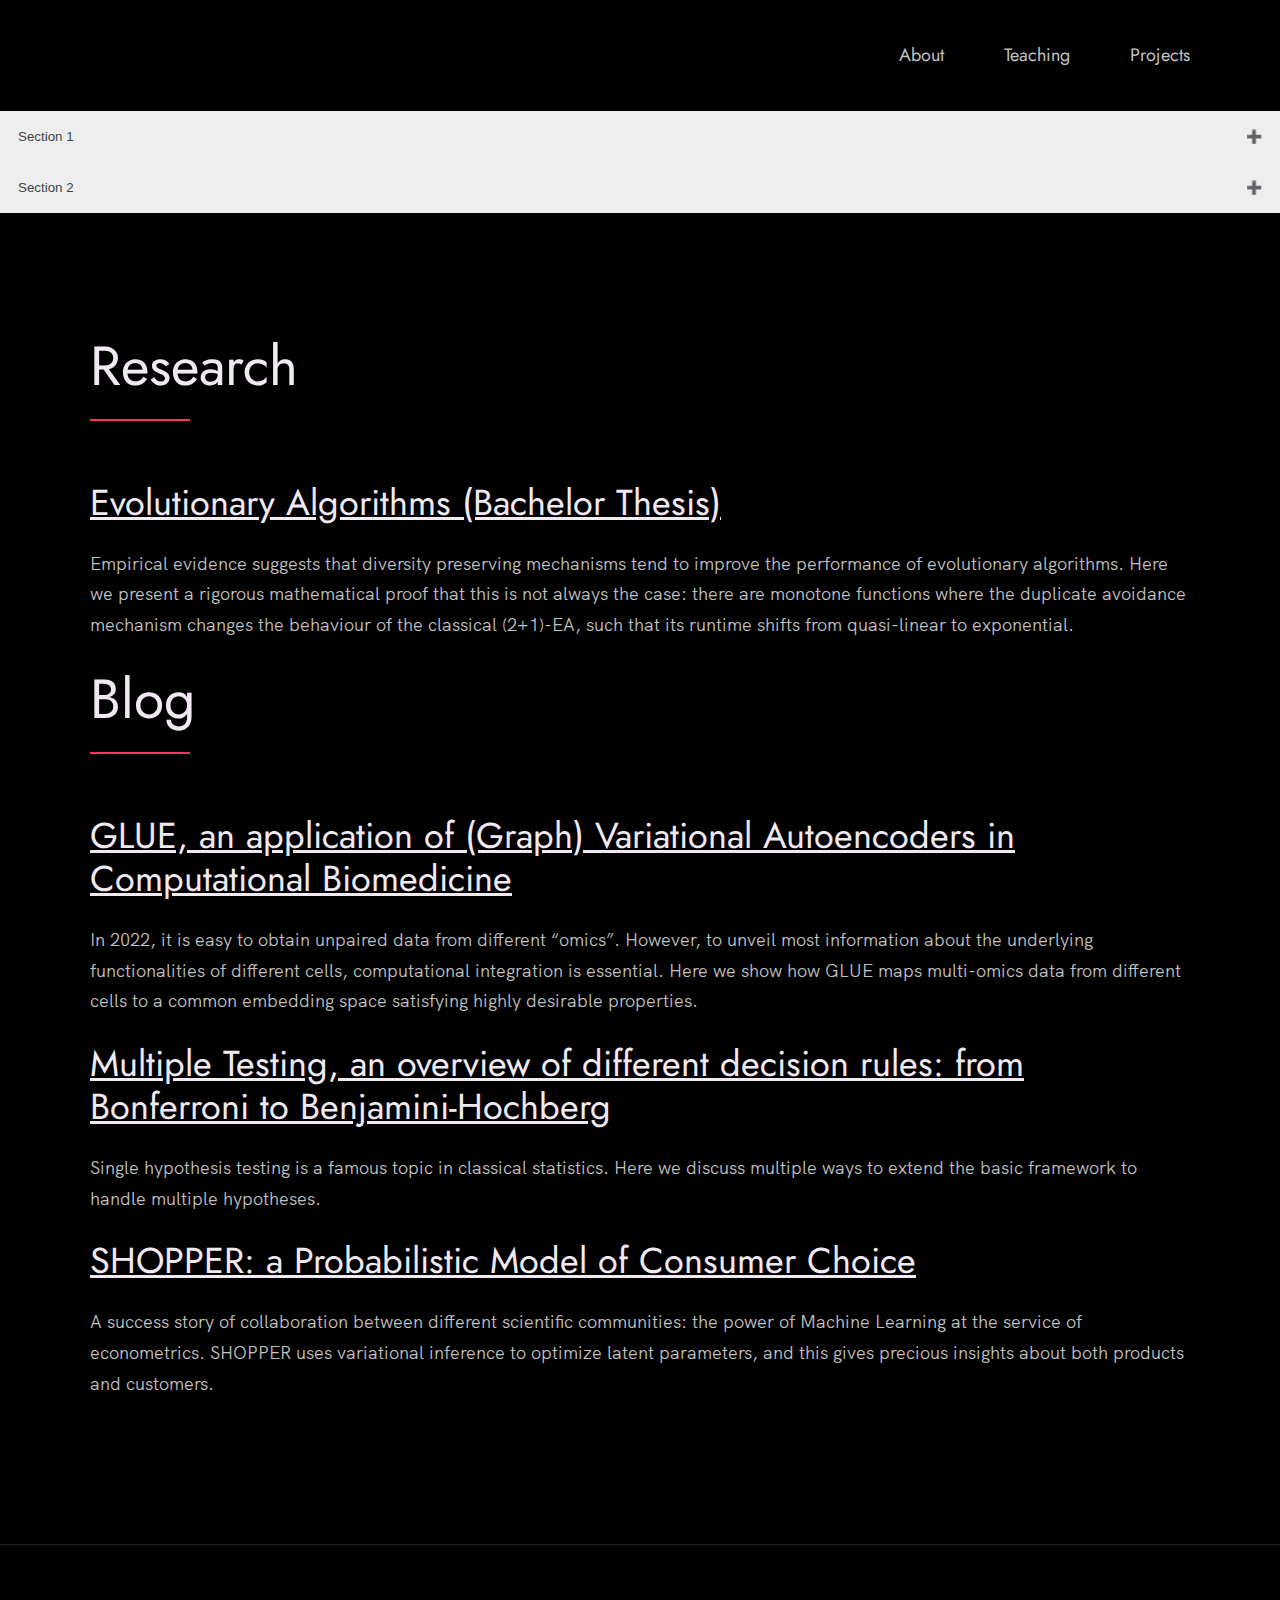
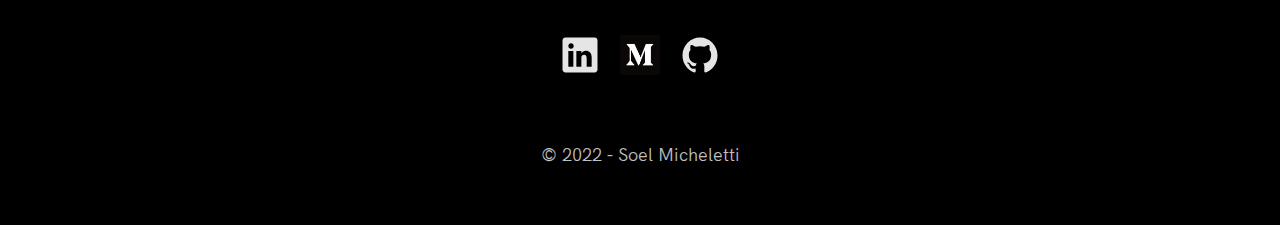
<file: blog.html>
<!DOCTYPE html>
<html lang="en">

<head>
  <meta charset="UTF-8" />
  <meta name="viewport" content="width=device-width, initial-scale=1.0" />
  <link rel="shortcut icon" type="image/png" href="./images/favicon.png" />

  <!-- Put your site title here -->
  <title>
    Soel Micheletti | Data Scientist
  </title>

  <meta name="description" content="Add small description of yourslef.">
  <!-- Add some coding keywords below, Ex: (React, CSS etc) -->
  <meta name="keywords" content="Soel Micheletti, Data Science, ETHZ, Data Scientist, Algorithms, Optimization, Teaching, Teaching Assistant" />
  <link rel="stylesheet" href="index.css" />
</head>  
  
 <!-- <header class="header" role="banner" id="top"> -->
    <div class="row">
      <nav class="nav" role="navigation">
        <ul class="nav__items">
           <li class="nav__item">
            <a href="index.html" class="nav__link">About</a>
          </li>
          <li class="nav__item"><a href="teaching.html" class="nav__link">Teaching</a></li>
          <li class="nav__item"><a href="blog.html" class="nav__link">Projects</a></li>
       </ul>
      </nav>
    </div>
<!-- </header> -->

  
<body>
  <main role="main"> 
    
     <button class="accordion">Section 1</button>
      <div class="panel">
        <p>Lorem ipsum daje...</p>
      </div>

    <button class="accordion">Section 2</button>
      <div class="panel">
        <p>Lorem ipsum prova</p>
      </div>
    
    <section class="blog" id="blog">
      <div class = "row">
        <h2>Research</h2>
      </div>
      <div class="row">
        <h3><a href ="./documents/Bachelor_Thesis_Micheletti.pdf">Evolutionary Algorithms (Bachelor Thesis)</a></h3>
           <p>
              Empirical evidence suggests that diversity preserving mechanisms tend to improve the performance of evolutionary algorithms. Here we present a rigorous mathematical proof that this is not always the case: there are monotone functions where the duplicate avoidance mechanism changes the behaviour of the classical (2+1)-EA, such that its runtime shifts from quasi-linear to exponential. 
           </p>
      </div>
      <div class = "row">
        <h2>Blog</h2>
      
      
      <div class="row">
        <h3><a href ="https://soel-micheletti.medium.com/glue-an-application-of-graph-variational-autoencoders-in-computational-biomedicine-a23754894257">GLUE, an application of (Graph) Variational Autoencoders in Computational Biomedicine</a></h3>
           <p>
              In 2022, it is easy to obtain unpaired data from different “omics”. However, to unveil most information about the underlying functionalities of different cells, computational integration is essential. Here we show how GLUE maps multi-omics data from different cells to a common embedding space satisfying highly desirable properties. 
           </p>
      </div>
      
      <div class="row">
        <h3><a href ="https://soel-micheletti.medium.com/multiple-testing-an-overview-of-different-decision-rules-from-bonferroni-to-benjamini-hochberg-4817904dae29">Multiple Testing, an overview of different decision rules: from Bonferroni to Benjamini-Hochberg</a></h3>
           <p>
              Single hypothesis testing is a famous topic in classical statistics. Here we discuss multiple ways to extend the basic framework to handle multiple hypotheses. 
           </p>
      </div>
      
      <div class="row">
        <h3><a href ="https://soel-micheletti.medium.com/shopper-a-probabilistic-model-of-consumer-choice-with-substitutes-and-complements-31d6fed79a81">SHOPPER: a Probabilistic Model of Consumer Choice</a></h3>
           <p>
              A success story of collaboration between different scientific communities: the power of Machine Learning at the service of econometrics. SHOPPER uses variational inference to optimize latent parameters, and this gives precious insights about both products and customers. 
           </p>
      </div>
     
    </section>


  <!-- ***** Footer ***** -->

  <footer role="contentinfo" class="footer">
    <div class="row">
      <!-- Update the links to point to your accounts -->
      <ul class="footer__social-links">
        <li class="footer__social-link-item">
          <a href="https://www.linkedin.com/in/soel-micheletti-503b08195/">
            <img src="./images/linkedin.svg" title="Link to Linkedin Profile" class="footer__social-image" alt="Linkedin">
          </a>
        </li>
        <li class="footer__social-link-item">
          <a href="https://medium.com/@soel-micheletti/">
            <img src="./images/medium.png" title="Link to Medium Profile" class="footer__social-image" alt="Medium">
          </a>
        </li>
        <li class="footer__social-link-item">
          <a href="https://github.com/soelmicheletti/" title="Link to Github Profile">
            <img src="./images/github.svg" class="footer__social-image" alt="Github">
          </a>
        </li>
      </ul>

      <!-- If you give me some credit by keeping the below paragraph, will be huge for me 😊 Thanks. -->
      <p>
        &copy; 2022 - Soel Micheletti
      </p>
    </div>
  </footer>

  <a href="#top" class="back-to-top" title="Back to Top">
    <img src="./images/arrow-up.svg" alt="Back to Top" class="back-to-top__image"/>
  </a>
 <style>
 .accordion {
  background-color: #eee;
  color: #444;
  cursor: pointer;
  padding: 18px;
  width: 100%;
  text-align: left;
  border: none;
  outline: none;
  transition: 0.4s;
}

/* Add a background color to the button if it is clicked on (add the .active class with JS), and when you move the mouse over it (hover) */
.active, .accordion:hover {
  background-color: #ccc;
}
.panel {
  padding: 0 18px;
  background-color: white;
  max-height: 0;
  overflow: hidden;
  transition: max-height 0.2s ease-out;
}
 .accordion:after {
  content: '\02795'; /* Unicode character for "plus" sign (+) */
  font-size: 13px;
  color: #777;
  float: right;
  margin-left: 5px;
}

.active:after {
  content: "\2796"; /* Unicode character for "minus" sign (-) */
}
</style>

<script>
var acc = document.getElementsByClassName("accordion");
var i;

for (i = 0; i < acc.length; i++) {
  acc[i].addEventListener("click", function() {
    /* Toggle between adding and removing the "active" class,
    to highlight the button that controls the panel */
    this.classList.toggle("active");

    /* Toggle between hiding and showing the active panel */
    var panel = this.nextElementSibling;
    if (panel.style.display === "block") {
      panel.style.display = "none";
    } else {
      panel.style.display = "block";
    }
    if (panel.style.maxHeight) {
      panel.style.maxHeight = null;
    } else {
      panel.style.maxHeight = panel.scrollHeight + "px";
    }
  });
}
</script>
  <script src="./index.js"></script>
</body>

</html>
</file>
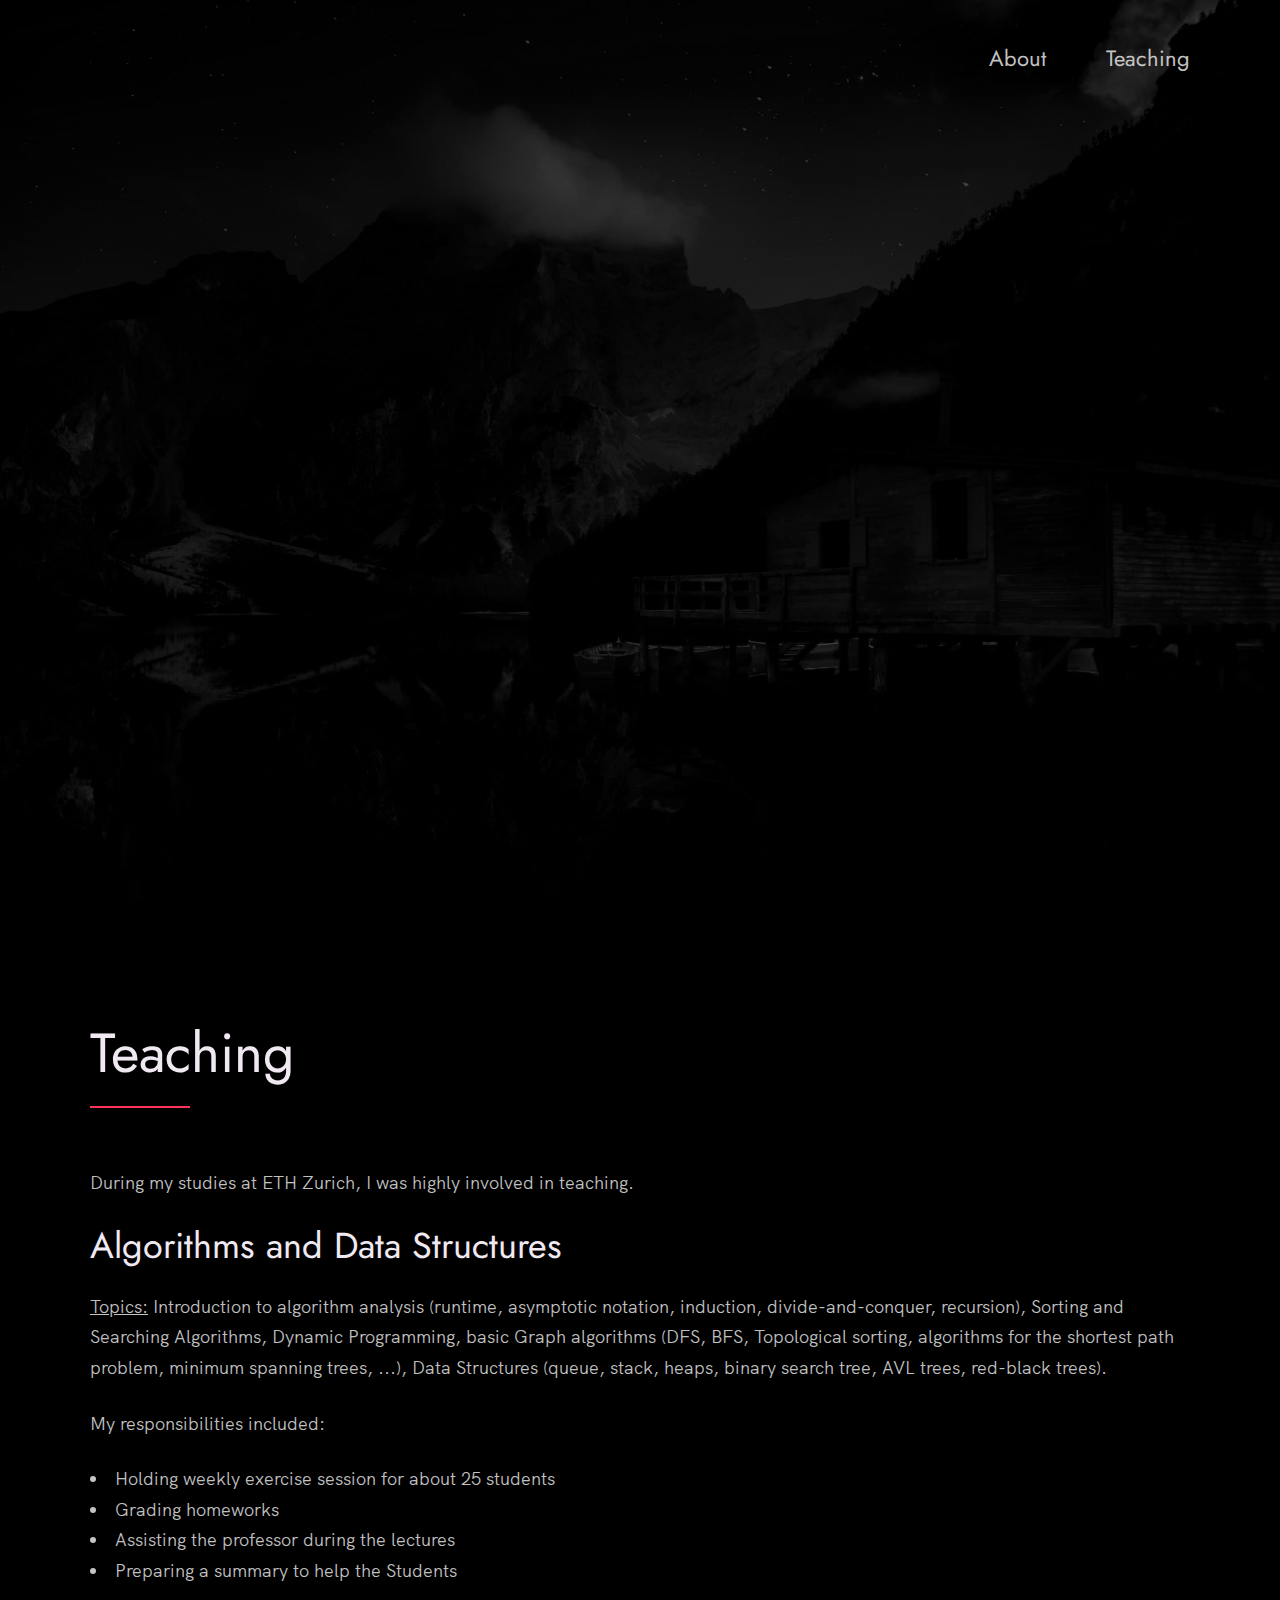
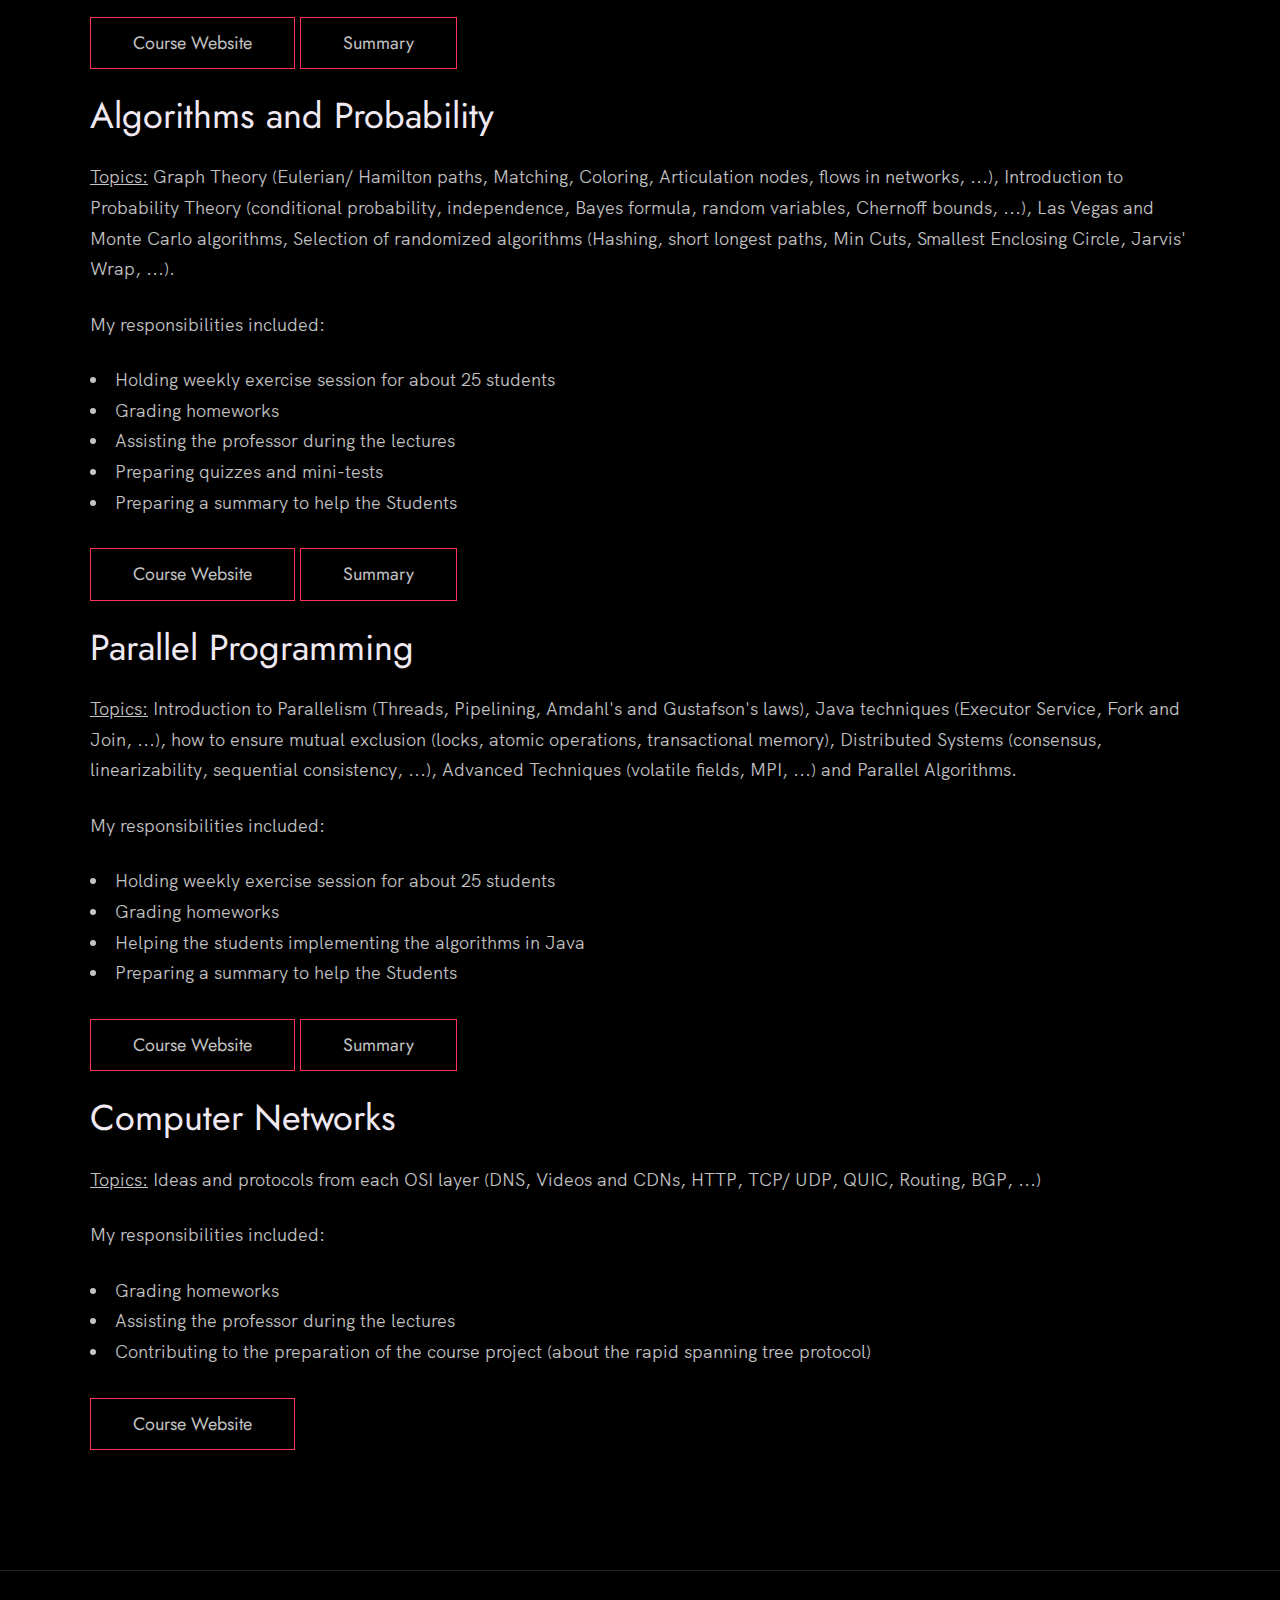
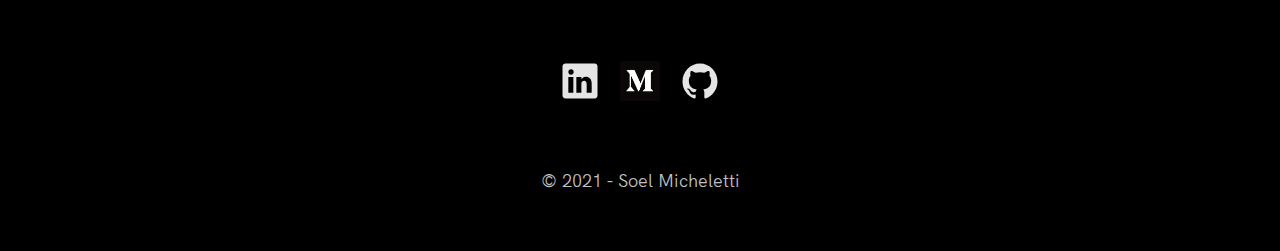
<file: prova.html>
<!-- 
  Hello 😊.

  This template is designed and developed by Nisar Hassan Naqvi
  for anyone to use for free or customize the way they like.

  Github Repo: https://github.com/nisarhassan12/portfolio-template/
  My Website: https://nisar.dev

  For business & inquires, contact me => syednisarhassan12@gmail.com
-->

<!--
  Follow the instructions written in comments to create your stunning portfolio
-->

<!DOCTYPE html>
<html lang="en">

<head>
  <meta charset="UTF-8" />
  <meta name="viewport" content="width=device-width, initial-scale=1.0" />
  <link rel="shortcut icon" type="image/png" href="./images/favicon.png" />

  <!-- Put your site title here -->
  <title>
    Soel Micheletti | Data Scientist
  </title>

  <meta name="description" content="Add small description of yourslef.">
  <!-- Add some coding keywords below, Ex: (React, CSS etc) -->
  <meta name="keywords" content="Soel Micheletti, Data Science, ETHZ, Data Scientist, Algorithms, Optimization, Teaching, Teaching Assistant" />
  <link rel="stylesheet" href="index.css" />
</head>  
  
<body>

    <header class="header" role="banner" id="top">
    <div class="row">
      <nav class="nav" role="navigation">
        <ul class="nav__items">
           <li class="nav__item">
            <a href="./index.html" class="nav__link">About</a>
          </li>
          <li class="nav__item"><a href="./prova.html" class="nav__link">Teaching</a></li>
       </ul>
      </nav>
    </div>
  </header>
  <main role="main">
    
  
  <!-- ***** Teaching ***** -->

    <section class="teaching" id="teaching">
      <div class="row">
        <h2>Teaching</h2>
        <p>
        During my studies at ETH Zurich, I was highly involved in teaching. 
        </p>       
        <h3>Algorithms and Data Structures</h3>
           <p>
             <u>Topics:</u> Introduction to algorithm analysis (runtime, asymptotic notation, induction, divide-and-conquer, recursion), Sorting and Searching Algorithms, Dynamic Programming, basic Graph algorithms (DFS, BFS, Topological sorting, algorithms for the shortest path problem, minimum spanning trees, ...), Data Structures (queue, stack, heaps, binary search tree, AVL trees, red-black trees).
           </p>
           <p>
            My responsibilities included:
           </p>
           <ul class="work__list">
             <li>Holding weekly exercise session for about 25 students</li>
             <li>Grading homeworks</li>
             <li>Assisting the professor during the lectures</li>
             <li>Preparing a summary to help the Students</li>
           </ul>
           <a href="https://www.cadmo.ethz.ch/education/lectures/HS19/DA/index.html" class = "btn">Course Website</a>
           <a href="/.Algorithms1.pdf" download class = "btn">Summary</a> 
           <p>
             
             
           </p>
        <h3>Algorithms and Probability</h3>
           <p>
             <u>Topics:</u> Graph Theory (Eulerian/ Hamilton paths, Matching, Coloring, Articulation nodes, flows in networks, ...), Introduction to Probability Theory (conditional probability, independence, Bayes formula, random variables, Chernoff bounds, ...), Las Vegas and Monte Carlo algorithms, Selection of randomized algorithms (Hashing, short longest paths, Min Cuts, Smallest Enclosing Circle, Jarvis' Wrap, ...).             </p>
           <p>
            My responsibilities included:
           </p>
           <ul class="work__list">
             <li>Holding weekly exercise session for about 25 students</li>
             <li>Grading homeworks</li>
             <li>Assisting the professor during the lectures</li>
             <li>Preparing quizzes and mini-tests</li>
             <li>Preparing a summary to help the Students</li>
           </ul>
           <a href="https://www.cadmo.ethz.ch/education/lectures/FS20/AW/index.html" class = "btn">Course Website</a>
           <a href="/.Algorithms2.pdf" download class = "btn">Summary</a>  
           <p>
             
             
           </p>
        <h3>Parallel Programming</h3>
           <p>
             <u>Topics:</u> Introduction to Parallelism (Threads, Pipelining, Amdahl's and Gustafson's laws), Java techniques (Executor Service, Fork and Join, ...), how to ensure mutual exclusion (locks, atomic operations, transactional memory), Distributed Systems (consensus, linearizability, sequential consistency, ...), Advanced Techniques (volatile fields, MPI, ...) and Parallel Algorithms.               </p>
           <p>
           My responsibilities included:
           </p>
           <ul class="work__list">
             <li>Holding weekly exercise session for about 25 students</li>
             <li>Grading homeworks</li>
             <li>Helping the students implementing the algorithms in Java</li>
             <li>Preparing a summary to help the Students</li>
             </ul>
           <a href="https://spcl.inf.ethz.ch/Teaching/2020-pp/" class = "btn">Course Website</a>
           <a href="/.PP.pdf" download class = "btn">Summary</a> 
           <p>
             
             
           </p>
        <h3>Computer Networks</h3>
           <p>
             <u>Topics:</u> Ideas and protocols from each OSI layer (DNS, Videos and CDNs, HTTP, TCP/ UDP, QUIC, Routing, BGP, ...) </p>
           <p>
           My responsibilities included:
           </p>
           <ul class="work__list">
             <li>Grading homeworks</li>
             <li>Assisting the professor during the lectures</li>
             <li>Contributing to the preparation of the course project (about the rapid spanning tree protocol)</li>
             </ul>
           <a href="https://nd.ethz.ch/courses/computer-networks.html" class = "btn">Course Website</a>
      </div>
    </section>


  <!-- ***** Footer ***** -->

  <footer role="contentinfo" class="footer">
    <div class="row">
      <!-- Update the links to point to your accounts -->
      <ul class="footer__social-links">
        <li class="footer__social-link-item">
          <a href="https:https://www.linkedin.com/in/soel-micheletti-503b08195/">
            <img src="./images/linkedin.svg" title="Link to Linkedin Profile" class="footer__social-image" alt="Linkedin">
          </a>
        </li>
        <li class="footer__social-link-item">
          <a href="https://medium.com/@soel.micheletti/">
            <img src="./images/medium.png" title="Link to Medium Profile" class="footer__social-image" alt="Medium">
          </a>
        </li>
        <li class="footer__social-link-item">
          <a href="https://github.com/soelmicheletti/" title="Link to Github Profile">
            <img src="./images/github.svg" class="footer__social-image" alt="Github">
          </a>
        </li>
      </ul>

      <!-- If you give me some credit by keeping the below paragraph, will be huge for me 😊 Thanks. -->
      <p>
        &copy; 2021 - Soel Micheletti
      </p>
    </div>
  </footer>

  <a href="#top" class="back-to-top" title="Back to Top">
    <img src="./images/arrow-up.svg" alt="Back to Top" class="back-to-top__image"/>
  </a>
  <script src="./index.js"></script>
</body>

</html>
</file>
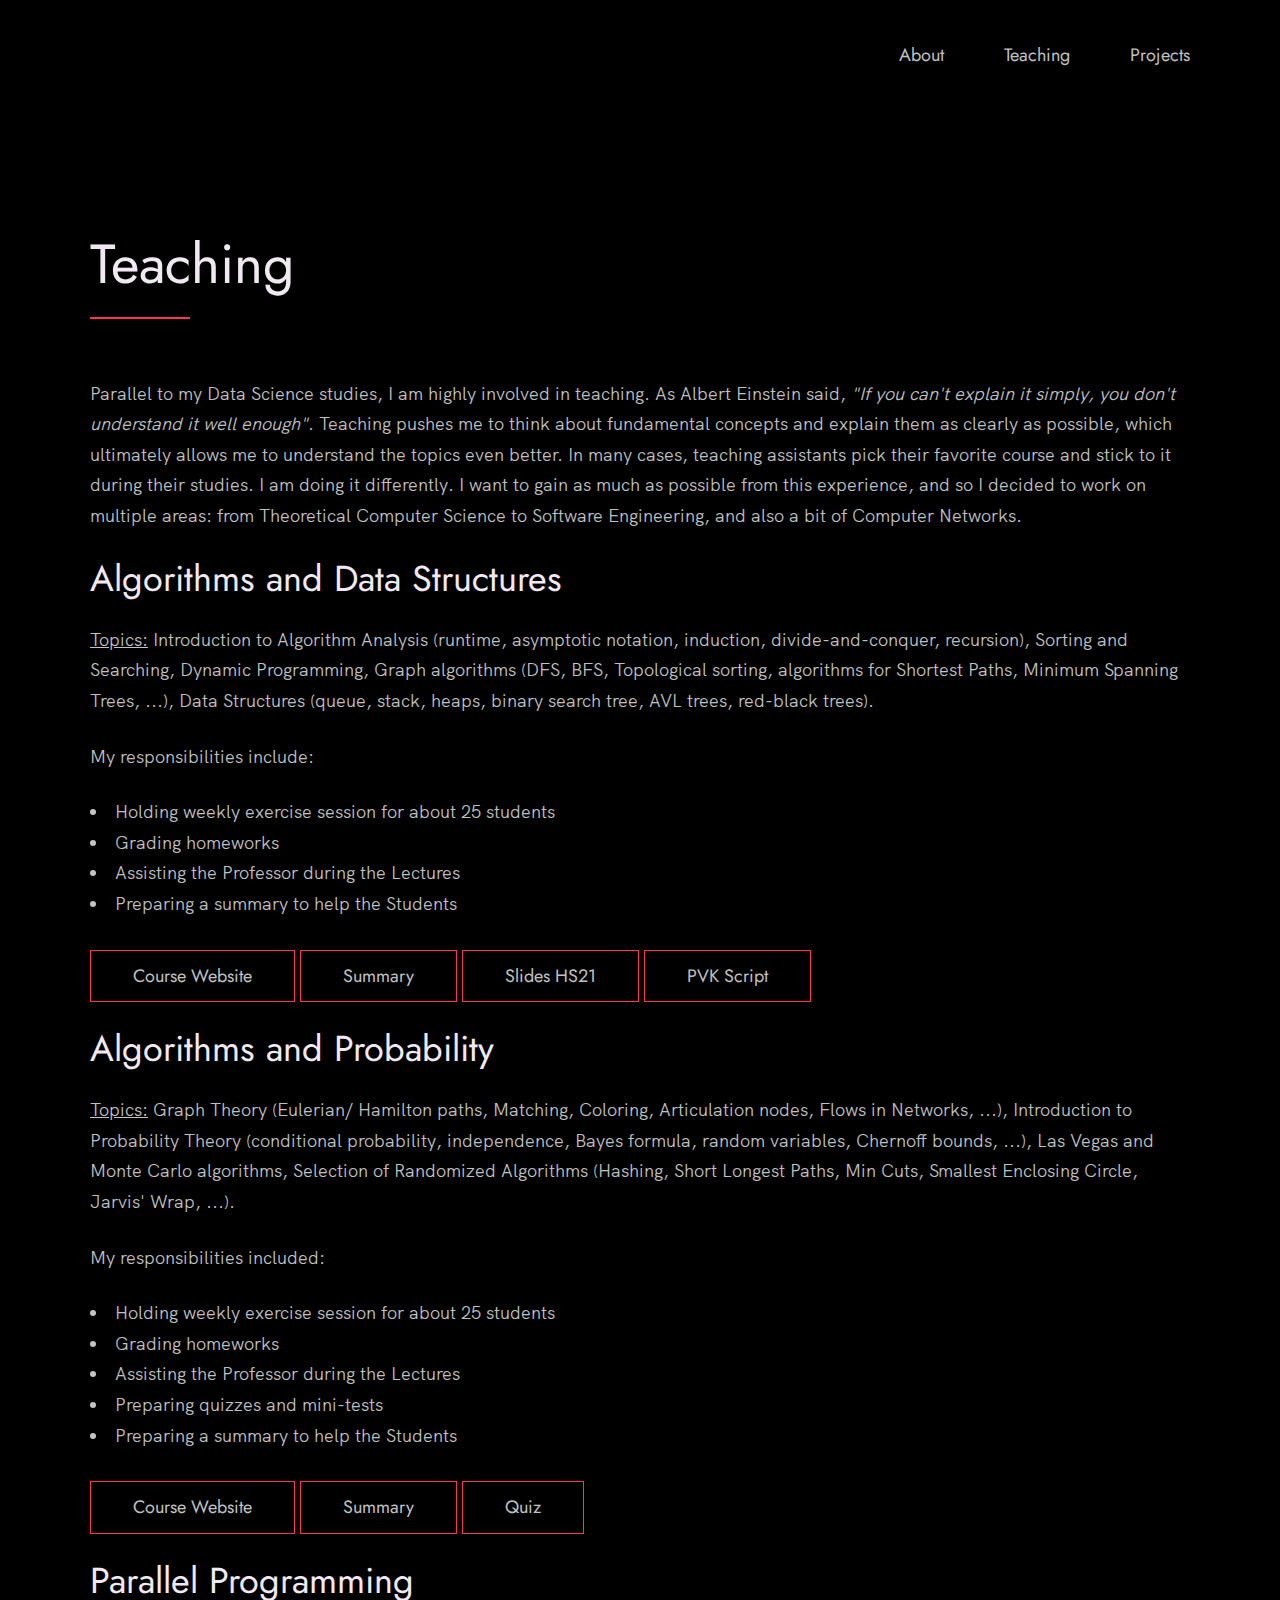
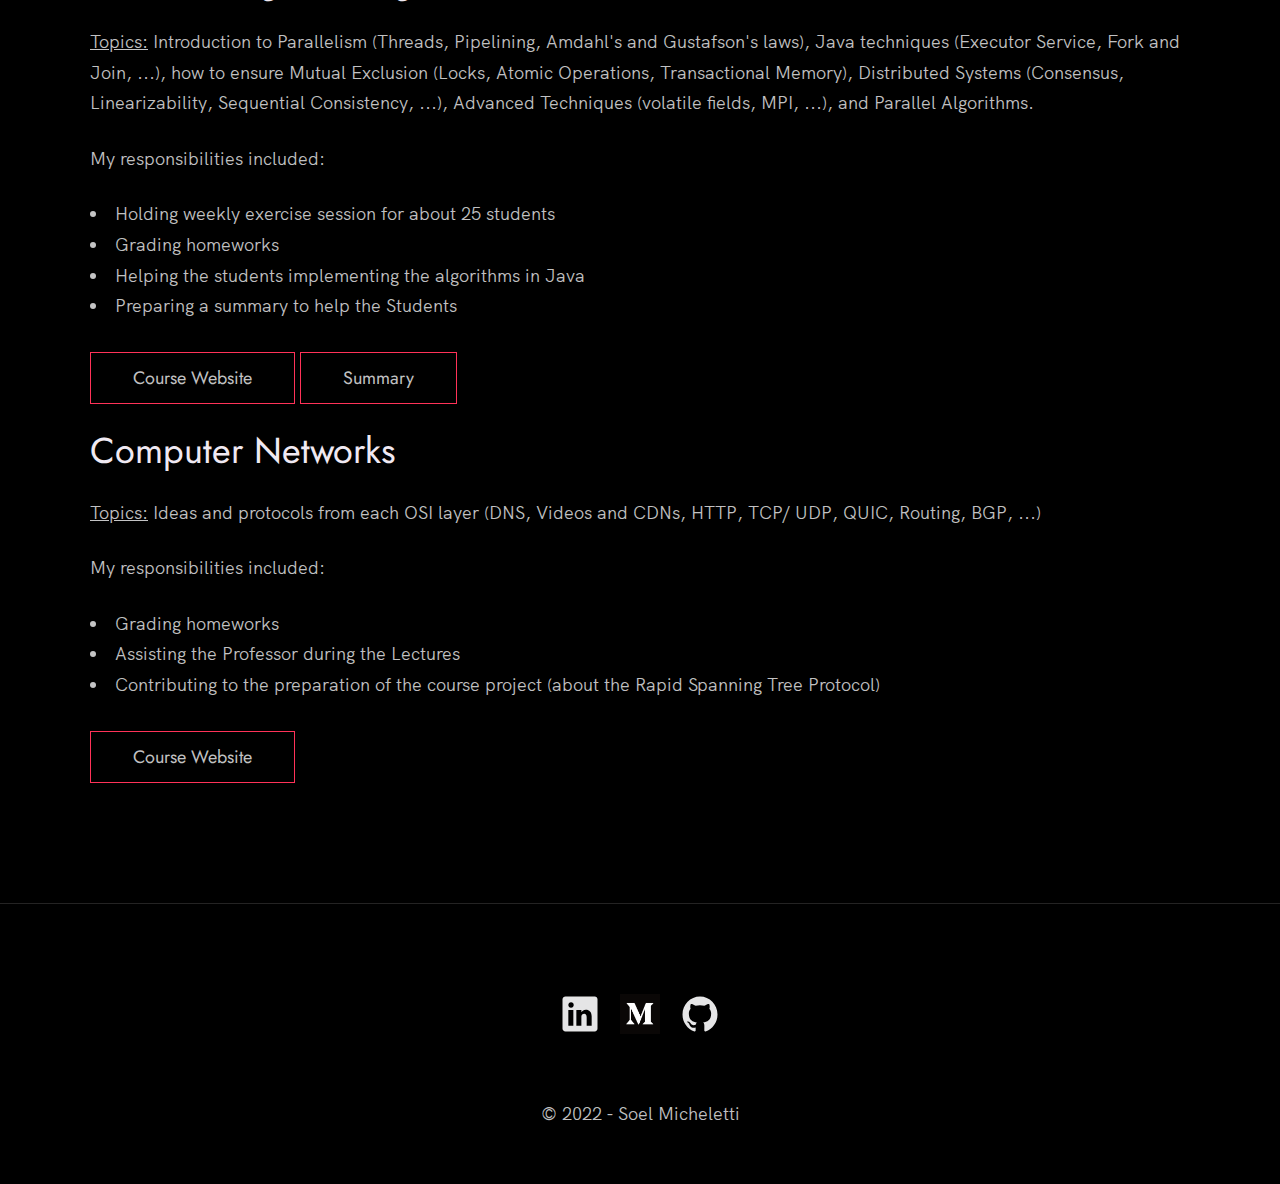
<file: teaching.html>
<!DOCTYPE html>
<html lang="en">

<head>
  <meta charset="UTF-8" />
  <meta name="viewport" content="width=device-width, initial-scale=1.0" />
  <link rel="shortcut icon" type="image/png" href="./images/favicon.png" />

  <!-- Put your site title here -->
  <title>
    Soel Micheletti | Data Scientist
  </title>

  <meta name="description" content="Add small description of yourslef.">
  <!-- Add some coding keywords below, Ex: (React, CSS etc) -->
  <meta name="keywords" content="Soel Micheletti, Data Science, ETHZ, Data Scientist, Algorithms, Optimization, Teaching, Teaching Assistant" />
  <link rel="stylesheet" href="index.css" />
</head>  
  
 <!-- <header class="header" role="banner" id="top"> -->
    <div class="row">
      <nav class="nav" role="navigation">
        <ul class="nav__items">
           <li class="nav__item">
            <a href="index.html" class="nav__link">About</a>
          </li>
          <li class="nav__item"><a href="teaching.html" class="nav__link">Teaching</a></li>
          <li class="nav__item"><a href="blog.html" class="nav__link">Projects</a></li>
       </ul>
      </nav>
    </div>
<!-- </header> -->

  
<body>

  <main role="main">
    
  <!-- ***** Teaching ***** -->

    <section class="teaching" id="teaching">
      <div class="row">
        <h2>Teaching</h2>
        <p>
        Parallel to my Data Science studies, I am highly involved in teaching. As Albert Einstein said, <em>"If you can't explain it simply, you don't understand it well enough"</em>. Teaching pushes me to think about fundamental concepts and explain them as clearly as possible, which ultimately allows me to understand the topics even better. In many cases, teaching assistants pick their favorite course and stick to it during their studies. I am doing it differently. I want to gain as much as possible from this experience, and so I decided to work on multiple areas: from Theoretical Computer Science to Software Engineering, and also a bit of Computer Networks.   
        </p>       
        <h3>Algorithms and Data Structures</h3>
           <p>
             <u>Topics:</u> Introduction to Algorithm Analysis (runtime, asymptotic notation, induction, divide-and-conquer, recursion), Sorting and Searching, Dynamic Programming, Graph algorithms (DFS, BFS, Topological sorting, algorithms for Shortest Paths, Minimum Spanning Trees, ...), Data Structures (queue, stack, heaps, binary search tree, AVL trees, red-black trees).
           </p>
           <p>
            My responsibilities include:
           </p>
           <ul class="work__list">
             <li>Holding weekly exercise session for about 25 students</li>
             <li>Grading homeworks</li>
             <li>Assisting the Professor during the Lectures</li>
             <li>Preparing a summary to help the Students</li>
           </ul>
           <a href="https://www.cadmo.ethz.ch/education/lectures/HS19/DA/index.html" class = "btn">Course Website</a>
           <a href="./documents/Algorithms1.pdf" download class = "btn">Summary</a> 
           <a href="https://github.com/soelmicheletti/eth-algodat21" class = "btn">Slides HS21</a>
           <a href="./PVK_Script.pdf" download class = "btn">PVK Script</a>
           <p>
             
             
           </p>
        <h3>Algorithms and Probability</h3>
           <p>
             <u>Topics:</u> Graph Theory (Eulerian/ Hamilton paths, Matching, Coloring, Articulation nodes, Flows in Networks, ...), Introduction to Probability Theory (conditional probability, independence, Bayes formula, random variables, Chernoff bounds, ...), Las Vegas and Monte Carlo algorithms, Selection of Randomized Algorithms (Hashing, Short Longest Paths, Min Cuts, Smallest Enclosing Circle, Jarvis' Wrap, ...).             </p>
           <p>
            My responsibilities included:
           </p>
           <ul class="work__list">
             <li>Holding weekly exercise session for about 25 students</li>
             <li>Grading homeworks</li>
             <li>Assisting the Professor during the Lectures</li>
             <li>Preparing quizzes and mini-tests</li>
             <li>Preparing a summary to help the Students</li>
           </ul>
           <a href="https://www.cadmo.ethz.ch/education/lectures/FS20/AW/index.html" class = "btn">Course Website</a>
           <a href="./documents/Algorithms2.pdf" download class = "btn">Summary</a>  
          <a href="http://www.quiz-maker.com/QW1VYXRCK" class = "btn">Quiz</a>
           <p>
             
             
           </p>
        <h3>Parallel Programming</h3>
           <p>
             <u>Topics:</u> Introduction to Parallelism (Threads, Pipelining, Amdahl's and Gustafson's laws), Java techniques (Executor Service, Fork and Join, ...), how to ensure Mutual Exclusion (Locks, Atomic Operations, Transactional Memory), Distributed Systems (Consensus, Linearizability, Sequential Consistency, ...), Advanced Techniques (volatile fields, MPI, ...), and Parallel Algorithms.               </p>
           <p>
           My responsibilities included:
           </p>
           <ul class="work__list">
             <li>Holding weekly exercise session for about 25 students</li>
             <li>Grading homeworks</li>
             <li>Helping the students implementing the algorithms in Java</li>
             <li>Preparing a summary to help the Students</li>
             </ul>
           <a href="https://spcl.inf.ethz.ch/Teaching/2020-pp/" class = "btn">Course Website</a>
           <a href="./documents/PP.pdf" download class = "btn">Summary</a> 
           <p>
             
             
           </p>
        <h3>Computer Networks</h3>
           <p>
             <u>Topics:</u> Ideas and protocols from each OSI layer (DNS, Videos and CDNs, HTTP, TCP/ UDP, QUIC, Routing, BGP, ...) </p>
           <p>
           My responsibilities included:
           </p>
           <ul class="work__list">
             <li>Grading homeworks</li>
             <li>Assisting the Professor during the Lectures</li>
             <li>Contributing to the preparation of the course project (about the Rapid Spanning Tree Protocol)</li>
             </ul>
           <a href="https://nd.ethz.ch/courses/computer-networks.html" class = "btn">Course Website</a>
      </div>
    </section>


  <!-- ***** Footer ***** -->

  <footer role="contentinfo" class="footer">
    <div class="row">
      <!-- Update the links to point to your accounts -->
      <ul class="footer__social-links">
        <li class="footer__social-link-item">
          <a href="https://www.linkedin.com/in/soel-micheletti-503b08195/">
            <img src="./images/linkedin.svg" title="Link to Linkedin Profile" class="footer__social-image" alt="Linkedin">
          </a>
        </li>
        <li class="footer__social-link-item">
          <a href="https://medium.com/@soel-micheletti/">
            <img src="./images/medium.png" title="Link to Medium Profile" class="footer__social-image" alt="Medium">
          </a>
        </li>
        <li class="footer__social-link-item">
          <a href="https://github.com/soelmicheletti/" title="Link to Github Profile">
            <img src="./images/github.svg" class="footer__social-image" alt="Github">
          </a>
        </li>
      </ul>

      <!-- If you give me some credit by keeping the below paragraph, will be huge for me 😊 Thanks. -->
      <p>
        &copy; 2022 - Soel Micheletti
      </p>
    </div>
  </footer>

  <a href="#top" class="back-to-top" title="Back to Top">
    <img src="./images/arrow-up.svg" alt="Back to Top" class="back-to-top__image"/>
  </a>
  <script src="./index.js"></script>
</body>

</html>
</file>
<file: index.css>
/* --------------------------------------- */
/* ----- Basic Setup ----- */
/* --------------------------------------- */

@font-face {
    font-family: 'Hk Grotesk';
    font-style: normal;
    font-weight: 400;
    src: url('./fonts/HKGrotesk-Regular.woff') format('woff');
}

@font-face {
    font-family: 'Jost';
    font-style: normal;
    font-weight: 400;
    src: url('./fonts/Jost-Regular.ttf') format('woff');
}

* {
    margin: 0;
    padding: 0;
    box-sizing: inherit;
}

:root {
    --font-size-small: 1.8rem;
    --font-size-normal: 2.2rem;
    --font-size-medium: 2.8rem;
    --font-size-medium-1: 3.6rem;
    --font-size-large: 5.5rem;
    --font-size-huge: 7.5rem;
    --font-stack: 'Hk Grotesk', sans-serif;

    --line-height-normal: 1.7;
    --line-height-small: 1.2;

    --black: #000;
    --pink: #ff3258;
    --white: #f0e9f2;
    --white-1: #e5e5e6da;


    --container-max-width: 1180px;
    --container-normal-width: 800px;
    --container-medium-width: 700px; 
    --container-small-width: 500px;

    --gutter-huge: 12rem;
    --gutter-medium: 6rem;
    --gutter-normal: 3rem;
    --gutter-small-1: 2.5rem;
    --gutter-small: 2rem;

    --border-light: 1px solid rgb(36, 35, 35);
}

html {
    font-size: 62.5%; /* (16/10)*100 = 62.5% => 1rem = 10px */
    box-sizing: border-box;
    scroll-behavior: smooth;
}

@media(max-width: 1000px) {
    html {
        font-size: 52%;
    }
}

body {
    font-size: var(--font-size-small);
    font-family: var(--font-stack);
    font-weight: 400;
    color: var(--white-1);
    line-height: var(--line-height-normal);
    background: var(--black);
    overflow-x: hidden;
}

.row {
    max-width: var(--container-max-width);
    margin: 0 auto;
}

@media(max-width: 1340px) {
    .row {
        max-width: 1100px;
    }
}

@media(max-width: 1240px) {
    .row {
        padding: 0 var(--gutter-medium);
    }
}

@media(max-width: 600px) {
    .row {
        padding: 0 var(--gutter-normal);
    }
}

@media(max-width: 600px) {
    .row {
        padding: 0 var(--gutter-small);
    }
}

section {
    padding: var(--gutter-huge) 0;
    border-bottom: var(--border-light);
}

img {
    object-fit: contain;
    max-width: 100%;
}

/* --------------------------------------- */
/* ----- Headlines and Paragraphs ----- */
/* --------------------------------------- */

h1,
h2,
h3 {
    font-family: 'Jost', sans-serif;
    font-weight: 400;
    line-height: var(--line-height-small);
    color: var(--white);
}

.heading-primary {
    line-height: 1;
    font-size: var(--font-size-huge);
    font-weight: 400;
}

@media(max-width: 900px) {
    .heading-primary {
        font-size: 6.5rem;
    }
}

h2 {
    font-size: var(--font-size-large);
    margin-bottom: var(--gutter-medium);
}

h2::after {
    content: '';
    display: block;
    height: 2px;
    width: 10rem;
    background: var(--pink);
    margin: var(--gutter-small) 0;
}

h3 {
    font-size: var(--font-size-medium-1);
    margin-bottom: var(--gutter-small);
}

@media(max-width: 500px) {
    .heading-primary {
        font-size: var(--font-size-large);
    }

    h2 {
        font-size: var(--font-size-medium-1);
    }

    h3 {
        font-size: var(--font-size-medium);
    }
}

p {
    margin: var(--gutter-small-1) 0;
}

@media(max-width: 900px) {
    p { 
        max-width: var(--container-small-width);
    }
}

/* --------------------------------------- */
/* ----- Buttons and Links ----- */
/* --------------------------------------- */

a {
    color: var(--white);
    font-weight: 400;
    font-family: 'Jost', sans-serif;
    transition: all .2s;
    outline: 2px solid transparent;
}

::-moz-focus-inner {
    border: 0;
}

button:focus,
a:focus {
    outline: 2px solid var(--pink);
}

body:not(.user-is-tabbing) button:focus,
body:not(.user-is-tabbing) a:focus {
    outline: none;
}

.link:hover {
    color: var(--pink);
}

.btn {
    position: relative;
    display: inline-block;
    padding: 1rem 4.2rem;
    text-decoration: none;
    color: inherit;
    border: 1px solid  var(--pink);
    font-weight: 400;
}

.btn:focus {
    outline: none;
}

.btn::after {
    content: '';
    display: block;
    position: absolute;
    top: 0;
    left: 0;
    right: 100%;
    background: var(--white);
    height: 100%;
    z-index: -1;
    transition: all 0.2s cubic-bezier(1, 0.68, 0.16, 0.9);
}

.btn:hover::after,
.btn:focus::after {
    right: 0;
    background: var(--pink);
}

.btn--pink {
    background: var(--pink);
    transition: all 0.2s;
}

.btn--pink::after {
    display: none;
}

.btn--pink:hover,
.btn--pink:focus {
    background: transparent;
}

.link__text {
    position: relative;
    display: inline-block;
    padding: .6rem;
    color: inherit;
    text-decoration: none;
    border-bottom: 1px solid var(--pink);
}

.link__text::after {
    content: '';
    display: block;
    position: absolute;
    top: 0;
    left: 0;
    right: 100%;
    background: var(--white);
    height: 100%;
    z-index: -1;
    transition: all 0.2s cubic-bezier(1, 0.68, 0.16, 0.9);
}

.link__text:focus {
    outline: none;
}

.link__text:hover::after,
.link__text:focus:after {
    right: 0;
    background: var(--pink);
}

.link__text span {
    padding-left: 1rem;
    font-family: sans-serif;
}

/* ----- Back to Top ----- */

.back-to-top {
    position: fixed;
    bottom: 4rem;
    right: 4rem;
    display: flex;
    justify-content: center;
    align-items: center;
    height: 5.5rem;
    width: 5.5rem;
    background-color: var(--pink);
    border-radius: 50%;
    z-index: 10;
    visibility: hidden;
    transition: all .4s;
}

.back-to-top__image {
    height: 70%;
}

@media(max-width: 900px) {
    .back-to-top {
        right: 2rem;
    }
}

@media(max-width: 500px) {
    .back-to-top {
        right: 1rem;
    }
}

/* --------------------------------------- */
/* ----- Navigation ----- */
/* --------------------------------------- */

.nav {
    display: flex;
    justify-content: flex-end;
    padding: var(--gutter-normal) 0;
}

.nav__items {
    display: flex;
    list-style: none;
}

.nav__item:not(:last-child) {
    margin-right: var(--gutter-medium);
}

@media(max-width: 500px) {
    .nav {
        justify-content: center;
    }
}

@media(max-width: 400px) {
    .nav__item:not(:last-child) {
        margin-right: var(--gutter-normal);
    }
}

@media(max-width: 300px) {
    .nav {
        font-size: var(--font-size-small);
    }
}

.nav__link {
    position: relative;
    display: inline-block;
    padding: 1rem 0;
    text-decoration: none;
    color: inherit;
    transition: all .2s;
}

.nav__link::after {
    content: '';
    position: absolute;
    bottom: 0;
    left: 0;
    right: 100%;
    display: inline-block;
    height: 1rem;
    background: var(--white);
    transition: all 0.25s cubic-bezier(1, 0.68, 0.16, 0.9);
}

.nav__link:hover {
    color: var(--pink);
}

.nav__link:hover::after {
    right: 0;
    height: 2px;
    background: var(--pink);
}

/* --------------------------------------- */
/* ----- Header ----- */
/* --------------------------------------- */

.header {
    background: linear-gradient(rgba(0,0,0, .1), rgba(0,0,0, .4)), 
        url('./images/header.jpg');
    height: 100vh;
    background-size: cover;
    background-position: center;
    background-attachment: fixed;
    font-size: var(--font-size-normal);
}

.header__text {
    position: absolute;
    top: 50%;
    transform: translateY(-50%);
}

.header__text p {
    margin: 1.5rem 0 3.5rem;
    max-width: var(--container-medium-width);
    font-family: 'Jost', sans-serif;
    font-size: var(--font-size-medium);
}

@media(max-width: 500px) {
    .header {
        text-align: center;
    }

    .header__text p {
        transform: scale(.8);
    }
}

/* --------------------------------------- */
/* ----- Work ----- */
/* --------------------------------------- */

.work__box {
    display: flex;
    align-items: center;
}

@media(max-width: 900px) {
    .work__box {
        align-items: initial;
        flex-direction: column-reverse;
    }
}

.work__box:not(:last-child) {
    margin-bottom: 25rem;
}

@media(max-width: 500px) {
    .work__box:not(:last-child) {
        margin-bottom: 20rem;
    }
}

.work__links {
    display: flex;
    align-items: center;
}

.work__text {
    flex: 0 0 30%;
}

.work__list {
    /* list-style-type: square; */
    list-style-position: inside;
    margin-bottom: var(--gutter-normal);
}

.work__code {
    display: block;
    height: 3rem;
    margin-left: var(--gutter-normal);
    transition: all .3s;
}

.work__code:hover {
    transform: scale(1.2);
}

.work__image-box {
    margin-bottom: var(--gutter-normal);
}

@media(min-width: 901px) {
    .work__image-box {
        flex: 1;
        margin: 0 0 0 10rem;
    }
}

@media(max-width: 900px) {
    .work__code {
        height: 4rem;
    }
}

/* --------------------------------------- */
/* ----- Clients ----- */
/* --------------------------------------- */

.client__logos {
    display: flex;
    justify-content: space-between;
    filter: invert(100%) grayscale(100%) opacity(.8);
}

.client__logo {
    height: 6.5rem;
    max-width: 18rem;
}

@media(max-width: 1240px) {
    .client__logos {
        overflow-x: scroll;
        padding: var(--gutter-normal);
    }

    .client__logo:not(:last-of-type) {
        margin-right: var(--gutter-medium);
    }
}

/* --------------------------------------- */
/* ----- About ----- */
/* --------------------------------------- */

.about__content {
    display: flex;
    flex-direction: row-reverse;
    align-items: center;
}

@media(max-width: 900px) {
    .about__content {
        flex-direction: column-reverse;
        align-items: initial;
    }
}

.about__photo-container {
    margin-bottom: var(--gutter-normal);
}

@media(min-width: 901px) {
    .about__text {
        flex: 0 0 35%;
    }
    
    .about__photo-container {
        flex: 1;
        margin: 0 var(--gutter-huge) 0 0;
    }
}

/* --------------------------------------- */
/* ----- Contact ----- */
/* --------------------------------------- */

.contact__info {
    max-width: var(--container-medium-width);
}

/* --------------------------------------- */
/* ----- Footer ----- */
/* --------------------------------------- */

.footer {
    text-align: center;
    padding: var(--gutter-medium) 0 var(--gutter-normal);
}

.footer__social-links {
    display: flex;
    justify-content: center;
    padding: var(--gutter-normal) 0;
    list-style: none;
}

.footer__social-link-item:not(:last-of-type) {
    margin-right: var(--gutter-small);
}

.footer__social-image {
    height: 4rem;
}

.footer__github-buttons {
    display: flex;
    justify-content: center;
}

.footer__github-buttons iframe {
    height: 2.5rem;
    width: 84px;
    transform: translateY(3px);
}

@media(max-width: 500px) {
    .footer {
        padding: var(--gutter-medium) 0;
    } 
}
</file>
